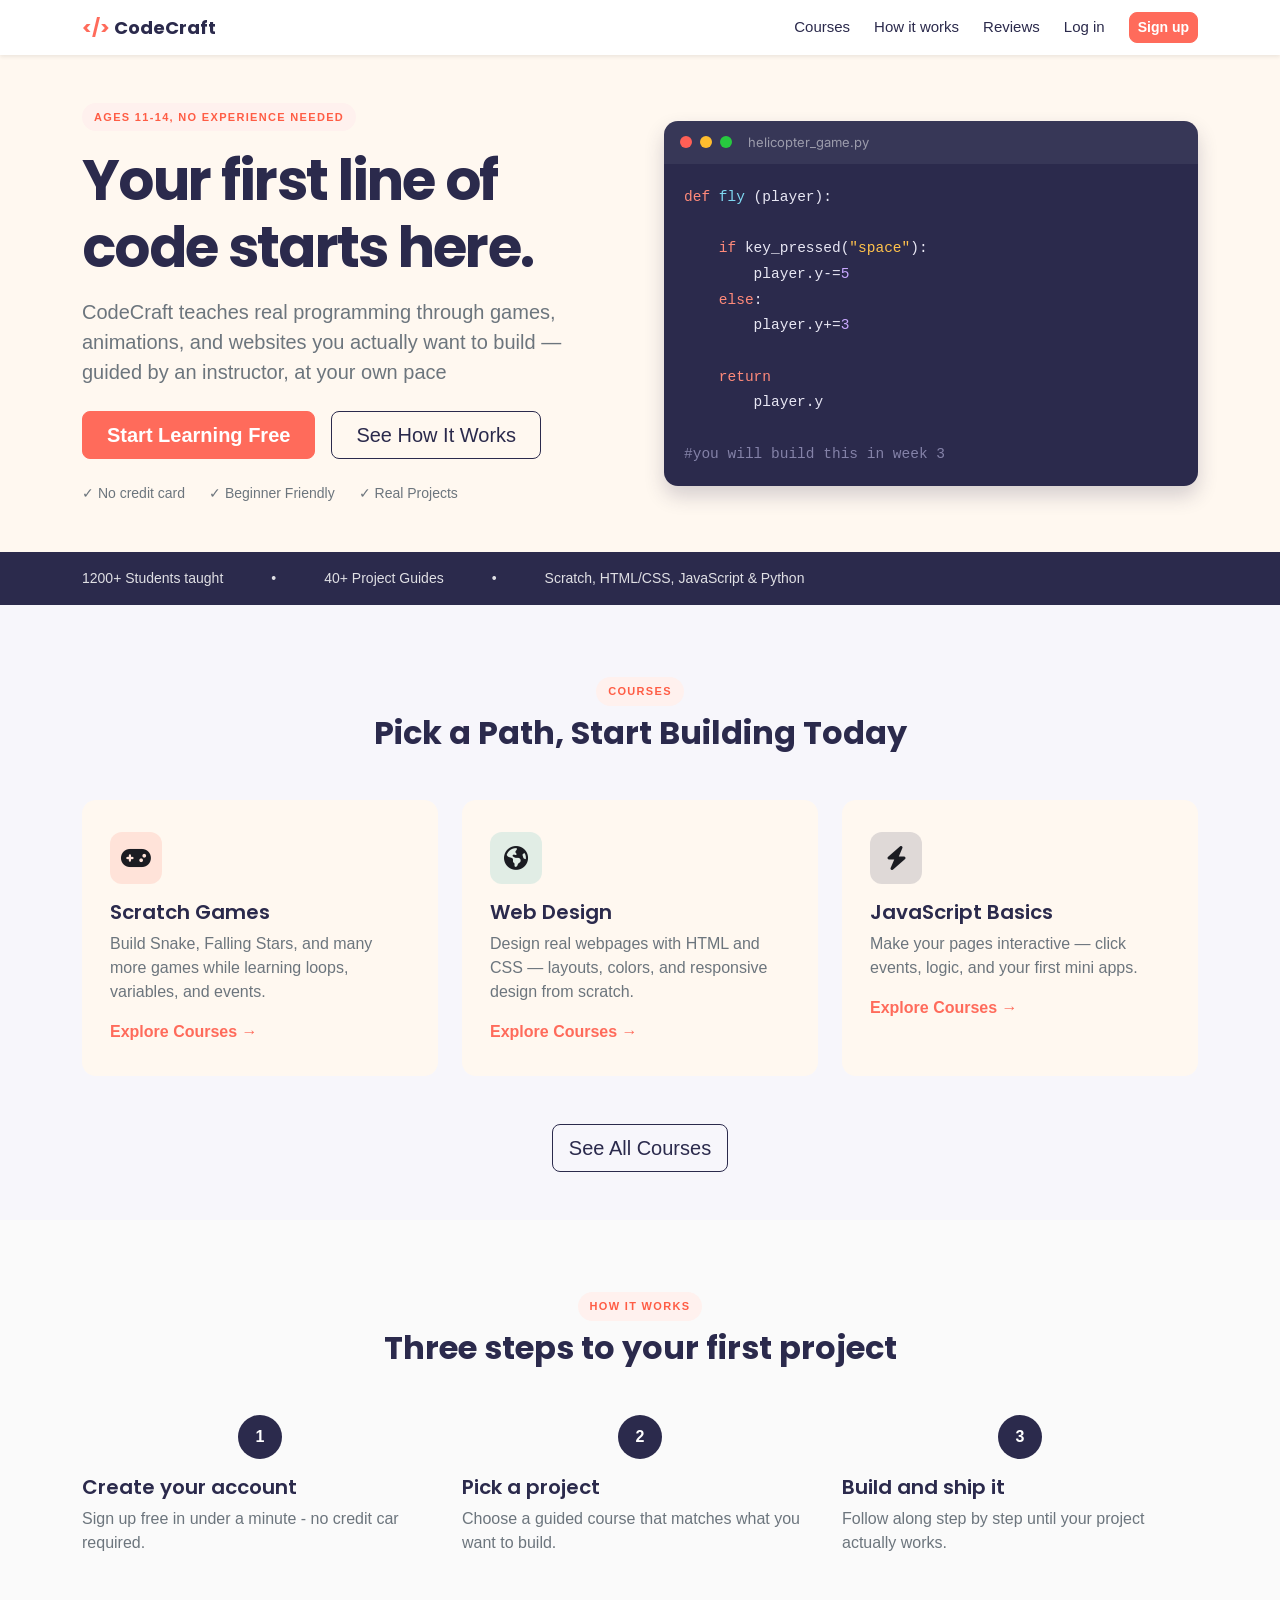
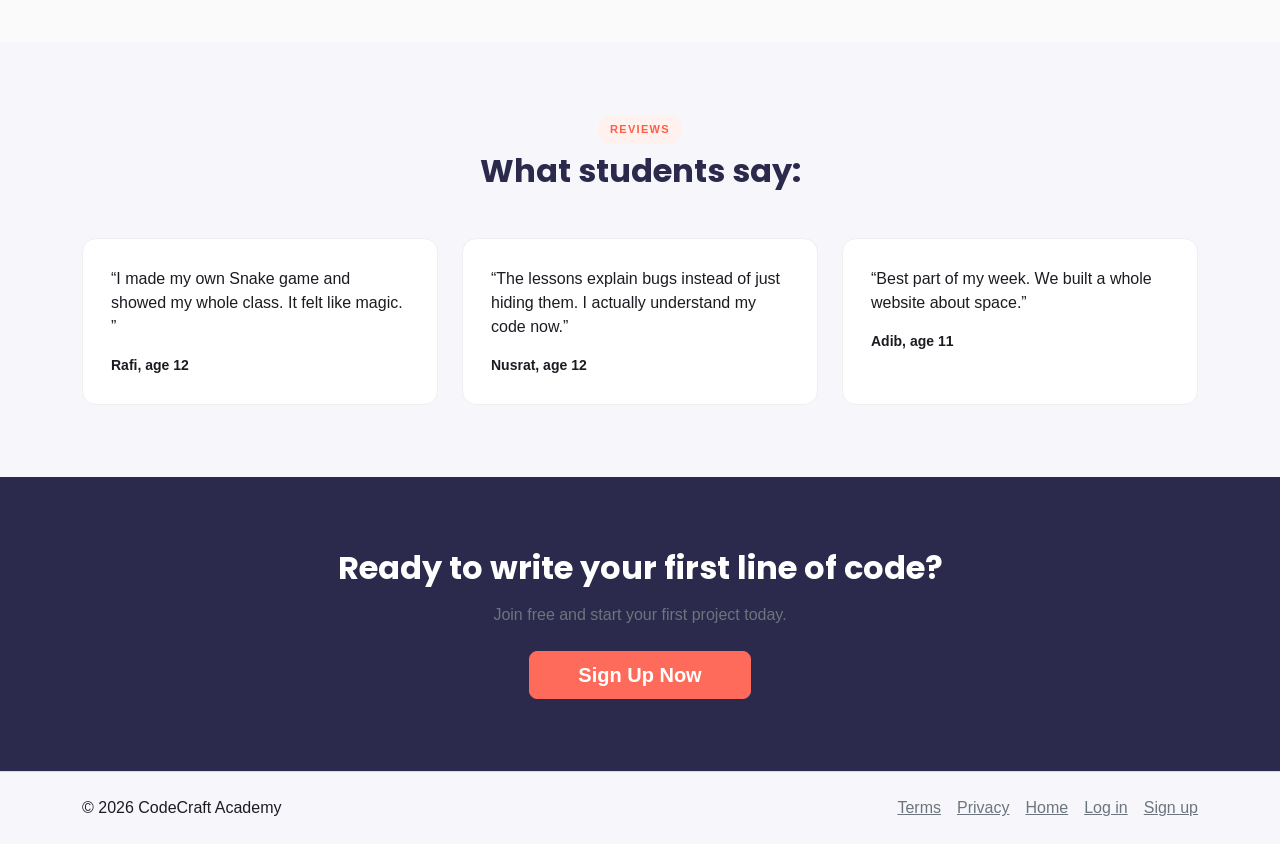
<file: index.html>
<!DOCTYPE html>
<html lang="en">
<head>
    <meta charset="UTF-8">
    <meta name="viewport" content="width=device-width, initial-scale=1.0">
    <title>CodeCraft Academy - Learn to code, one project at a time</title>
    <link href="https://cdn.jsdelivr.net/npm/bootstrap@5.3.8/dist/css/bootstrap.min.css" rel="stylesheet" integrity="sha384-sRIl4kxILFvY47J16cr9ZwB07vP4J8+LH7qKQnuqkuIAvNWLzeN8tE5YBujZqJLB" crossorigin="anonymous">
    <link href="https://fonts.googleapis.com/css2?family=Poppins:wght@500;600;700&family=Inter:wght@400;500;600&display=swap" rel="stylesheet">
    <link rel="stylesheet" href="https://cdnjs.cloudflare.com/ajax/libs/font-awesome/6.7.2/css/all.min.css">
    <link rel="stylesheet" href="style.css">  
</head>
<body>
    <!-- Navbar -->
     <nav class="navbar navbar-expand-lg navbar-light bg-white shadow-sm sticky-top">
        <div class="container">
            <a class="navbar-brand fw-bold" href="index.html">
                <span class="brand-mark">&lt;/&gt;</span> CodeCraft
            </a>
            <button class="navbar-toggler" type="button" data-bs-toggle="collapse" data-bs-target="#navMenu">
                <span class="navbar-toggler-icon"></span>
            </button>
            <div class="collapse navbar-collapse justify-content-end" id="navMenu">
                <ul class="navbar-nav align-items-lg-center gap-lg-2"> <!-- 2 = 0.5rem which is around 8px -->
                    <li class="nav-item"><a class="nav-link" href="#courses">Courses</a></li>
                    <li class="nav-item"><a class="nav-link" href="#how">How it works</a></li>
                    <li class="nav-item"><a class="nav-link" href="#reviews">Reviews</a></li>
                    <li class="nav-item"><a class="nav-link" href="login.html">Log in</a></li>
                    <li class="nav-item"><a class="btn btn-brand btn-sm ms-lg-2" href="signup.html">Sign up</a></li>
                </ul>
            </div>
        </div>
     </nav>

    <!-- Hero -->
     <header class="hero">
        <div class="container py-5"> <!-- 5 = 3rem which is around 48px -->
            <div class="row align-items-center g-5 pf-4">
                <div class="col-lg-6">
                    <span class="eyebrow">Ages 11-14, No experience needed</span>
                    <h1 class="display-4 fw-bold mt-3 mb-3">Your first line of code starts here.</h1>
                    <p class="lead text-secondary mb-4">CodeCraft teaches real programming through games, animations, and websites you actually want to build — guided by an instructor, at your own pace</p>
                    <div class="d-flex gap-3 flex-wrap">
                        <a href="signup.html" class="btn btn-brand btn-lg px-4">Start Learning Free</a>
                        <a href="#how" class="btn btn-outline-dark btn-lg px-4">See How It Works</a>
                    </div>
                    <div class="d-flex gap-4 mt-4 text-secondary small"> <!-- rem = 1(n+r)-->
                        <span>&#10003; No credit card</span>
                        <span>&#10003; Beginner Friendly</span>
                        <span>&#10003; Real Projects</span>
                    </div>
                </div>
                <div class="col-lg-6">
                    <div class="code-card">
                        <div class="code-card-header">
                            <span class="dot dot-red"></span><span class="dot dot-amber"></span><span class="dot dot-green"></span>
                            <span class="code-card-title">helicopter_game.py</span>
                        </div>
                        <pre class="code-body"><code><span class="c-kw">def</span> <span class="c-fn">fly</span> (player):

    <span class="c-kw">if</span> key_pressed(<span class="c-str">"space"</span>):
        player.y-=<span class="c-num">5</span>
    <span class="c-kw">else</span>:
        player.y+=<span class="c-num">3</span>
    
    <span class="c-kw">return</span>
        player.y

<span class="c-comment">#you will build this in week 3</span></code></pre>
                    </div>
                </div>
            </div>
        </div>
     </header>

    <!-- Trust Strip -->
     <div class="trust-strip py-3">
        <div class="container d-flex flex-wrap justify-contant-center gap-4 gap-md-5 text-secondary small fw-medium">
            <span>1200+ Students taught</span>
            <span>•</span>
            <span>40+ Project Guides</span>
            <span>•</span>
            <span>Scratch, HTML/CSS, JavaScript & Python</span>
        </div>
     </div>
    
    <!-- Courses -->
     <section id="courses" class="py-5">
        <div class="container py-4">
            <div class="text-center mb-5">
                <span class="eyebrow">Courses</span>
                <h2 class="fw-bold mt-2">Pick a Path, Start Building Today</h2>
            </div>
            <div class="row g-4">
                <div class="col-4">
                    <div class="course-card h-100">
                        <div class="course-icon icon-coral"><i class="fa-solid fa-gamepad"></i></div>
                        <h5 class="fw-semibold mt-3">Scratch Games</h5>
                        <p class="text-secondary">Build Snake, Falling Stars, and many more games while learning loops, variables, and events.</p>
                        <a href="signup.html" class="link-brand">Explore Courses &rarr;</a>
                    </div>
                </div>
                <div class="col-4">
                    <div class="course-card h-100">
                        <div class="course-icon icon-teal"><i class="fa-solid fa-earth-americas"></i></div>
                        <h5 class="fw-semibold mt-3">Web Design</h5>
                        <p class="text-secondary">Design real webpages with HTML and CSS — layouts, colors, and responsive design from scratch.</p>
                        <a href="signup.html" class="link-brand">Explore Courses &rarr;</a>
                    </div>
                </div>
                <div class="col-4">
                    <div class="course-card h-100">
                        <div class="course-icon icon-indigo"><i class="fa-solid fa-bolt"></i></div>
                        <h5 class="fw-semibold mt-3">JavaScript Basics</h5>
                        <p class="text-secondary">Make your pages interactive — click events, logic, and your first mini apps.</p>
                        <a href="signup.html" class="link-brand">Explore Courses &rarr;</a>
                    </div>
                </div>
            </div>
        </div>
        <button class="btn btn-outline-dark btn-lg d-block mx-auto mt-4" onclick="window.location.href='courses.html'">See All Courses</button>
     </section>

     <!-- How It Works -->
     <section id="how" class="py-5">
        <div class="container py-4">
            <div class="text-center mb-5">
                <span class="eyebrow">How It Works</span>
                <h2 class="fw-bold mt-2">Three steps to your first project</h2>
            </div>
            <div class="row g-4 flex-center">
                <div class="col-md-4">
                    <div class="step-num">1</div>
                    <h5 class="fw-semibold mt-3">Create your account</h5>
                    <p class="text-secondary">Sign up free in under a minute - no credit car required.</p>
                </div>
                <div class="col-md-4">
                    <div class="step-num">2</div>
                    <h5 class="fw-semibold mt-3">Pick a project</h5>
                    <p class="text-secondary">Choose a guided course that matches what you want to build.</p>
                </div>
                <div class="col-md-4">
                    <div class="step-num">3</div>
                    <h5 class="fw-semibold mt-3">Build and ship it</h5>
                    <p class="text-secondary">Follow along step by step until your project actually works.</p>
                </div>
            </div>
        </div>
     </section>

     <!-- Reviews -->
     <section id="reviews" class="py-5">
        <div class="container py-4">
            <div class="text-center mb-5">
                <span class="eyebrow">Reviews</span>
                <h2 class="fw-bold mt-2">What students say:</h2>
            </div>
            <div class="row g-4">
                <div class="col-md-4">
                    <div class="review-card h-100">
                        <p class="mb-3">&ldquo;I made my own Snake game and showed my whole class. It felt like magic. &rdquo;</p>
                        <p class="fw-semibold mb-0 small">Rafi, age 12</p>
                    </div>
                </div>
                <div class="col-md-4">
                    <div class="review-card h-100">
                        <p class="mb-3">&ldquo;The lessons explain bugs instead of just hiding them. I actually understand my code now.&rdquo;</p>
                        <p class="fw-semibold mb-0 small">Nusrat, age 12</p>
                    </div>
                </div>
                <div class="col-md-4">
                    <div class="review-card h-100">
                        <p class="mb-3">&ldquo;Best part of my week. We built a whole website about space.&rdquo;</p>
                        <p class="fw-semibold mb-0 small">Adib, age 11</p>
                    </div>
                </div>
            </div>
        </div>
     </section>

     <!-- CTA -->
      <section class="cta-section py-5">
        <div class="container py-4 text-center">
            <h2 class="fw-bold mb-3">Ready to write your first line of code?</h2>
            <p class="text-secondary mb-4">Join free and start your first project today.</p>
            <a href="signup.html" class="btn btn-brand btn-lg px-5">Sign Up Now</a>
        </div>
      </section>

            <!-- Footer -->
        <footer class="footer py-4">
                <div class="container d-flex flex-wrap justify-content-between align-items-center gap-3">
                        <span>&copy; 2026 CodeCraft Academy</span>
                        <div class="d-flex gap-3">
                                <a href="t&c.html" class="text-secondary">Terms</a>
                                <a href="privacy.html" class="text-secondary">Privacy</a>
                                <a href="index.html" class="text-secondary">Home</a>
                                <a href="login.html" class="text-secondary">Log in</a>
                                <a href="signup.html" class="text-secondary">Sign up</a>
                        </div>
                </div>
        </footer>
</body>
</html>
</file>
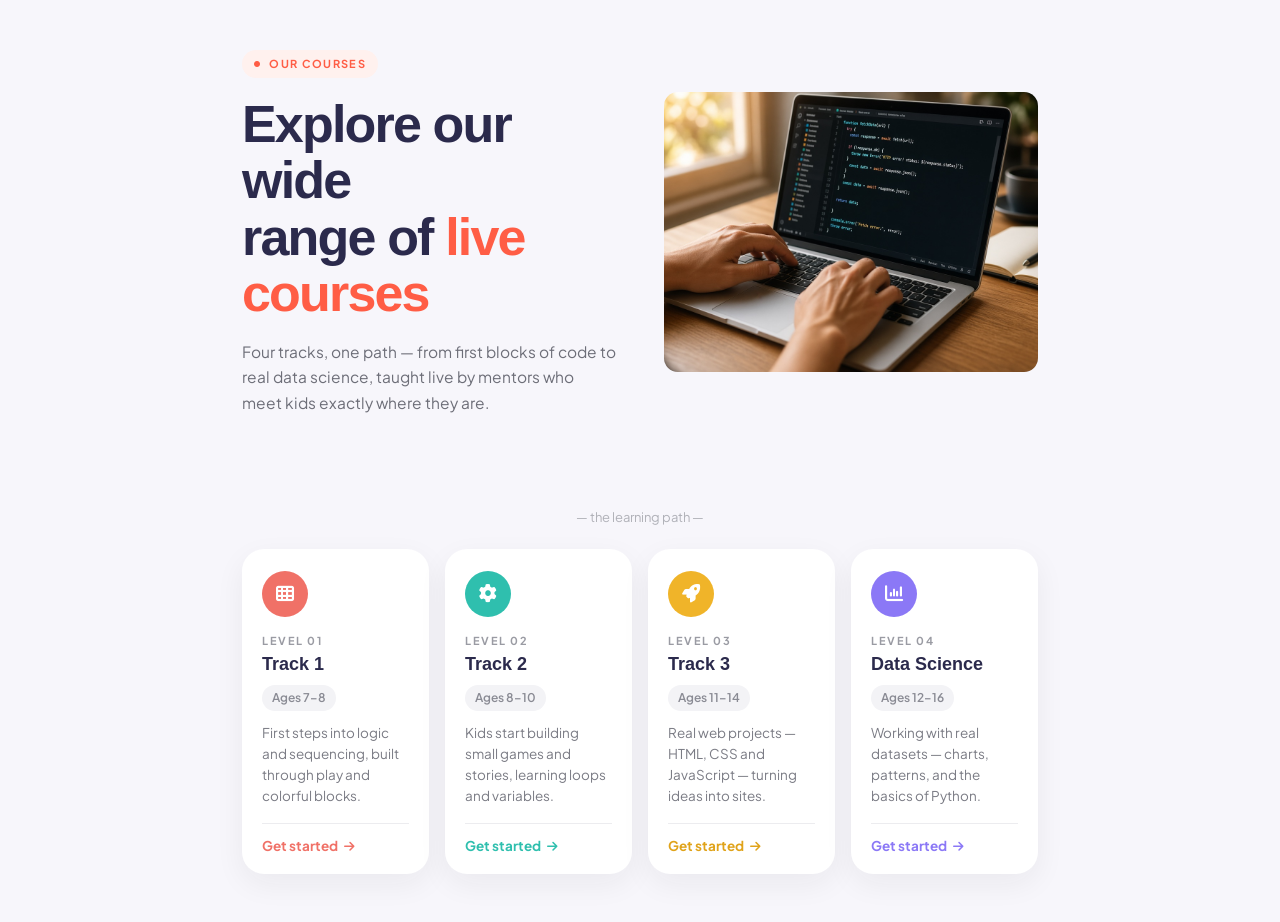
<file: courses.html>
<!DOCTYPE html>
<html lang="en">
<head>
  <meta charset="UTF-8">
  <meta name="viewport" content="width=device-width, initial-scale=1.0">
  <title>Our Courses — CodeCraft Academy</title>
  <link rel="preconnect" href="https://fonts.googleapis.com">
  <link rel="preconnect" href="https://fonts.gstatic.com" crossorigin>
  <link href="https://fonts.googleapis.com/css2?family=Plus+Jakarta+Sans:wght@500;600;700;800&display=swap" rel="stylesheet">
  <link href="https://cdn.jsdelivr.net/npm/bootstrap@5.3.3/dist/css/bootstrap.min.css" rel="stylesheet">
  <link href="https://cdnjs.cloudflare.com/ajax/libs/font-awesome/6.5.2/css/all.min.css" rel="stylesheet">
  <link rel="stylesheet" href="style.css">
</head>
<body>
  <main class="container page">
    <section class="row align-items-center g-4 g-lg-5">
      <div class="col-lg-6">
        <span class="eyebrow"><i class="fa-solid fa-circle"></i> Our courses</span>
        <h1 class="hero-title">Explore our wide<br>range of <span>live courses</span></h1>
        <p class="lead-copy">Four tracks, one path — from first blocks of code to real data science, taught live by mentors who meet kids exactly where they are.</p>
      </div>
      <div class="col-lg-6">
        <img class="hero-photo img-fluid" src="hero.jpg" alt="Hands typing code on a laptop">
      </div>
    </section>

    <p class="path-label text-center">— the learning path —</p>

    <section class="row g-3">
      <div class="col-md-6 col-xl-3">
        <article class="card h-100 track track-1">
          <div class="card-body d-flex flex-column">
            <span class="icon"><i class="fa-solid fa-table-cells"></i></span>
            <p class="level">Level 01</p>
            <h2>Track 1</h2>
            <span class="age">Ages 7–8</span>
            <p class="desc">First steps into logic and sequencing, built through play and colorful blocks.</p>
            <a class="start" href="#">Get started <i class="fa-solid fa-arrow-right"></i></a>
          </div>
        </article>
      </div>

      <div class="col-md-6 col-xl-3">
        <article class="card h-100 track track-2">
          <div class="card-body d-flex flex-column">
            <span class="icon"><i class="fa-solid fa-gear"></i></span>
            <p class="level">Level 02</p>
            <h2>Track 2</h2>
            <span class="age">Ages 8–10</span>
            <p class="desc">Kids start building small games and stories, learning loops and variables.</p>
            <a class="start" href="#">Get started <i class="fa-solid fa-arrow-right"></i></a>
          </div>
        </article>
      </div>

      <div class="col-md-6 col-xl-3">
        <article class="card h-100 track track-3">
          <div class="card-body d-flex flex-column">
            <span class="icon"><i class="fa-solid fa-rocket"></i></span>
            <p class="level">Level 03</p>
            <h2>Track 3</h2>
            <span class="age">Ages 11–14</span>
            <p class="desc">Real web projects — HTML, CSS and JavaScript — turning ideas into sites.</p>
            <a class="start" href="#">Get started <i class="fa-solid fa-arrow-right"></i></a>
          </div>
        </article>
      </div>

      <div class="col-md-6 col-xl-3">
        <article class="card h-100 track track-4">
          <div class="card-body d-flex flex-column">
            <span class="icon"><i class="fa-solid fa-chart-column"></i></span>
            <p class="level">Level 04</p>
            <h2>Data Science</h2>
            <span class="age">Ages 12–16</span>
            <p class="desc">Working with real datasets — charts, patterns, and the basics of Python.</p>
            <a class="start" href="#">Get started <i class="fa-solid fa-arrow-right"></i></a>
          </div>
        </article>
      </div>
    </section>
  </main>
</body>
</html>
</file>
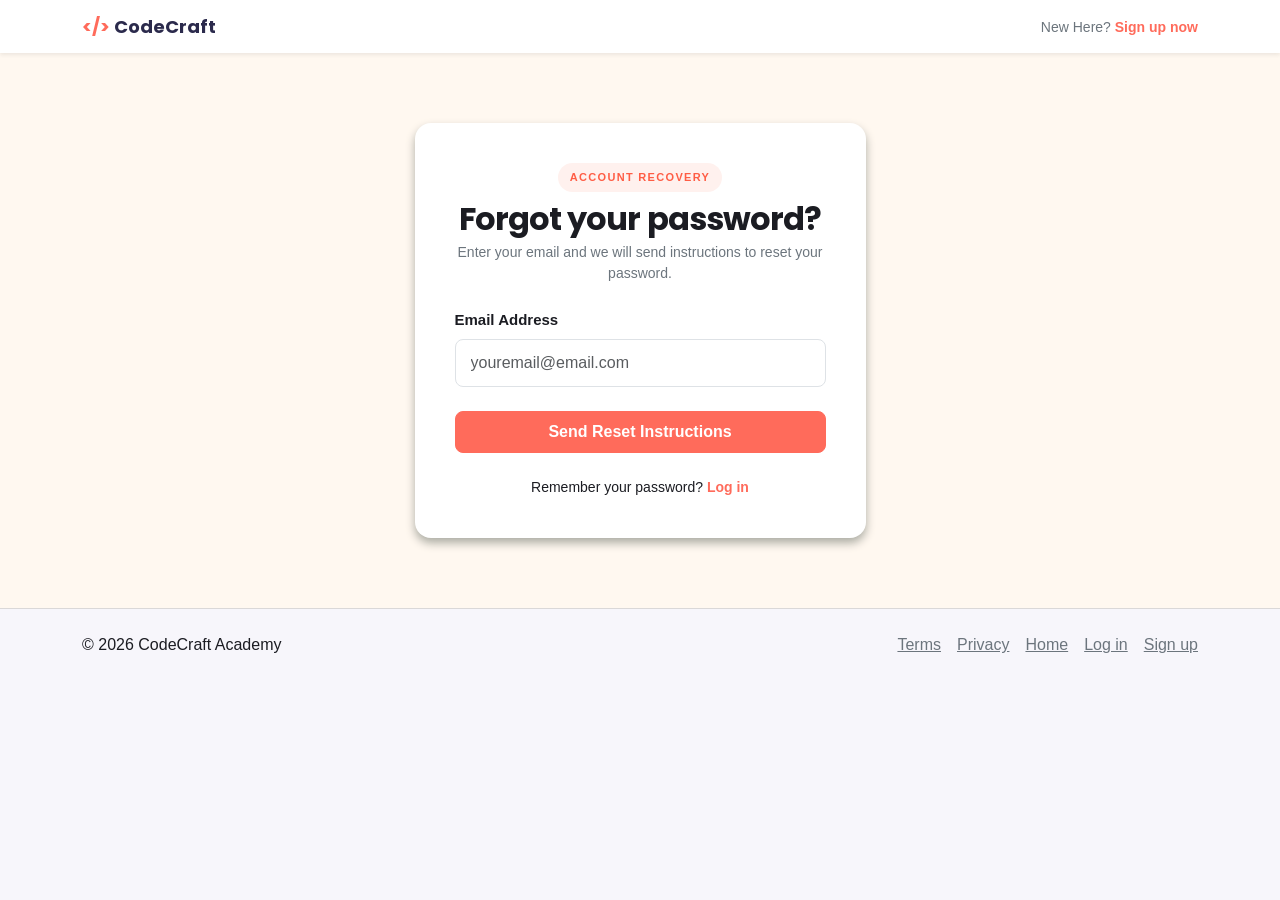
<file: forgot.html>
<!DOCTYPE html>
<html lang="en">
<head>
	<meta charset="UTF-8">
	<meta name="viewport" content="width=device-width, initial-scale=1.0">
	<title>Forgot Password - CodeCraft Academy</title>
	<link href="https://cdn.jsdelivr.net/npm/bootstrap@5.3.8/dist/css/bootstrap.min.css" rel="stylesheet" integrity="sha384-sRIl4kxILFvY47J16cr9ZwB07vP4J8+LH7qKQnuqkuIAvNWLzeN8tE5YBujZqJLB" crossorigin="anonymous">
	<link href="https://fonts.googleapis.com/css2?family=Poppins:wght@500;600;700&family=Inter:wght@400;500;600&display=swap" rel="stylesheet">
	<link rel="stylesheet" href="style.css">
</head>
<body>
	<nav class="navbar navbar-expand-lg navbar-light bg-white shadow-sm sticky-top">
		<div class="container">
			<a class="navbar-brand fw-bold" href="index.html">
				<span class="brand-mark">&lt;/&gt;</span> CodeCraft
			</a>
			<div class="ms-auto">
				<span class="text-secondary small">New Here? <a href="signup.html" class="link-brand">Sign up now</a></span>
			</div>
		</div>
	</nav>

	<main class="auth-wrapper">
		<div class="container">
			<div class="row justify-content-center">
				<div class="col-md-6 col-lg-5">
					<div class="auth-card">
						<div class="text-center mb-4">
							<span class="eyebrow">Account Recovery</span>
							<h1 class="h2 fw-bold mt-2 mb-1">Forgot your password?</h1>
							<p class="text-secondary small mb-0">Enter your email and we will send instructions to reset your password.</p>
						</div>

						<form action="#" method="post">
							<div class="mb-4">
								<label for="resetEmail" class="form-label">Email Address</label>
								<input type="email" class="form-control" id="resetEmail" name="email" placeholder="youremail@email.com" autocomplete="email" required>
							</div>
							<button type="submit" class="btn btn-brand w-100 py-2">Send Reset Instructions</button>
						</form>

						<p class="text-center auth-switch mt-4 mb-0 small">
							Remember your password? <a href="login.html">Log in</a>
						</p>
					</div>
				</div>
			</div>
		</div>
	</main>

	<footer class="footer py-4">
		<div class="container d-flex flex-wrap justify-content-between align-items-center gap-3">
			<span>&copy; 2026 CodeCraft Academy</span>
			<div class="d-flex gap-3">
				<a href="t&c.html" class="text-secondary">Terms</a>
				<a href="privacy.html" class="text-secondary">Privacy</a>
				<a href="index.html" class="text-secondary">Home</a>
				<a href="login.html" class="text-secondary">Log in</a>
				<a href="signup.html" class="text-secondary">Sign up</a>
			</div>
		</div>
	</footer>
</body>
</html>
</file>
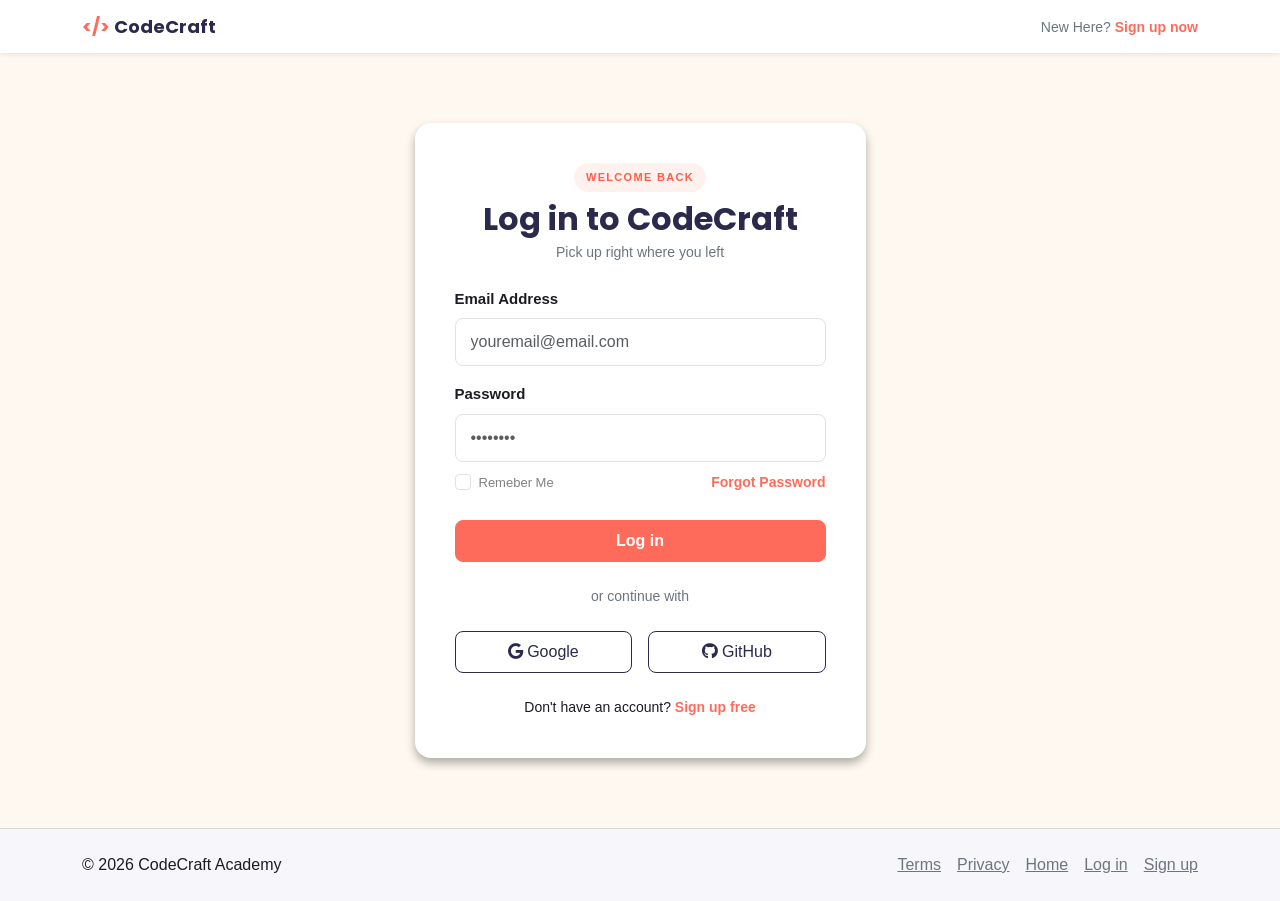
<file: login.html>
<!DOCTYPE html>
<html lang="en">
<head>
    <meta charset="UTF-8">
    <meta name="viewport" content="width=device-width, initial-scale=1.0">
    <title>CodeCraft Academy - Learn to code, one project at a time</title>
    <link href="https://cdn.jsdelivr.net/npm/bootstrap@5.3.8/dist/css/bootstrap.min.css" rel="stylesheet" integrity="sha384-sRIl4kxILFvY47J16cr9ZwB07vP4J8+LH7qKQnuqkuIAvNWLzeN8tE5YBujZqJLB" crossorigin="anonymous">
    <link href="https://fonts.googleapis.com/css2?family=Poppins:wght@500;600;700&family=Inter:wght@400;500;600&display=swap" rel="stylesheet">
    <link rel="stylesheet" href="https://cdnjs.cloudflare.com/ajax/libs/font-awesome/6.7.2/css/all.min.css">
    <link rel="stylesheet" href="style.css">  
</head>
<body>
    <!-- Navbar -->
     <nav class="navbar navbar-expand-lg navbar-light bg-white shadow-sm sticky-top">
        <div class="container">
            <a class="navbar-brand fw-bold" href="index.html">
                <span class="brand-mark">&lt;/&gt;</span> CodeCraft
            </a>
            <div class="ms-auto">
                <span class="text-secondary small">New Here? <a href="signup.html" class="link-brand">Sign up now</a></span>
            </div>
        </div>
    </nav>

    <div class="auth-wrapper">
        <div class="container">
            <div class="row justify-content-center">
                <div class="col-md-6 col-lg-5">
                    <div class="auth-card">
                        <div class="text-center mb-4">
                            <span class="eyebrow">Welcome Back</span>
                            <h2 class="fw-bold mt-2 mb-1">Log in to CodeCraft</h2>
                            <p class="text-secondary small mb-0">Pick up right where you left</p>
                        </div>
                        
                        <form novalidate onsubmit="return validate()">
                            <div class="mb-3">
                                <label for="loginEmail" class="form-label">Email Address</label>
                                <input type="email" class="form-control" id="loginEmail" placeholder="youremail@email.com" required>
                            </div>
                            <div class="mb-2">
                                <label for="loginPassword" class="form-label">Password</label>
                                <input type="password" class="form-control" id="loginPassword" placeholder="••••••••" required>
                            </div>
                            <div class="d-flex justify-content-between align-items-center mb-4">
                                <div class="form-check">
                                    <input class="form-check-input" type="checkbox" id="rememberMe">
                                    <label class="form-check-label" small text-secondary for="rememberMe">Remeber Me</label>
                                </div>
                                <a href="forgot.html" class="small link-brand">Forgot Password</a>
                            </div>
                            <p id="error" class="text-danger" role="alert" aria-live="polite"></p>
                            <button type="submit" class="btn btn-brand w-100 py-2">Log in</button>
                        </form>
                        <div class="text-center my-4 text-secondary small"> or continue with</div>
                        <div class="d-flex gap-3">
                            <button type="button" class="btn btn-outline-dark w-100 py-2"><i class="fa-brands fa-google"></i>  Google</button>
                            <button type="button" class="btn btn-outline-dark w-100 py-2"><i class="fa-brands fa-github"></i>  GitHub</button>
                        </div>
                        <p class="text-center auth-switch mt-4 mb-0 small">
                            Don't have an account? <a href="signup.html">Sign up free</a>
                        </p>
                    </div>
                </div>
            </div>
        </div>
    </div>
        <!-- Footer -->
        <footer class="footer py-4">
                <div class="container d-flex flex-wrap justify-content-between align-items-center gap-3">
                        <span>&copy; 2026 CodeCraft Academy</span>
                        <div class="d-flex gap-3">
                                <a href="t&c.html" class="text-secondary">Terms</a>
                                <a href="privacy.html" class="text-secondary">Privacy</a>
                                <a href="index.html" class="text-secondary">Home</a>
                                <a href="login.html" class="text-secondary">Log in</a>
                                <a href="signup.html" class="text-secondary">Sign up</a>
                        </div>
                </div>
        </footer>
       
<script src="https://cdn.jsdelivr.net/npm/bootstrap@5.3.3/dist/js/bootstrap.bundle.min.js"></script>
<script src="login.js"></script>
</body>
</html>
</file>
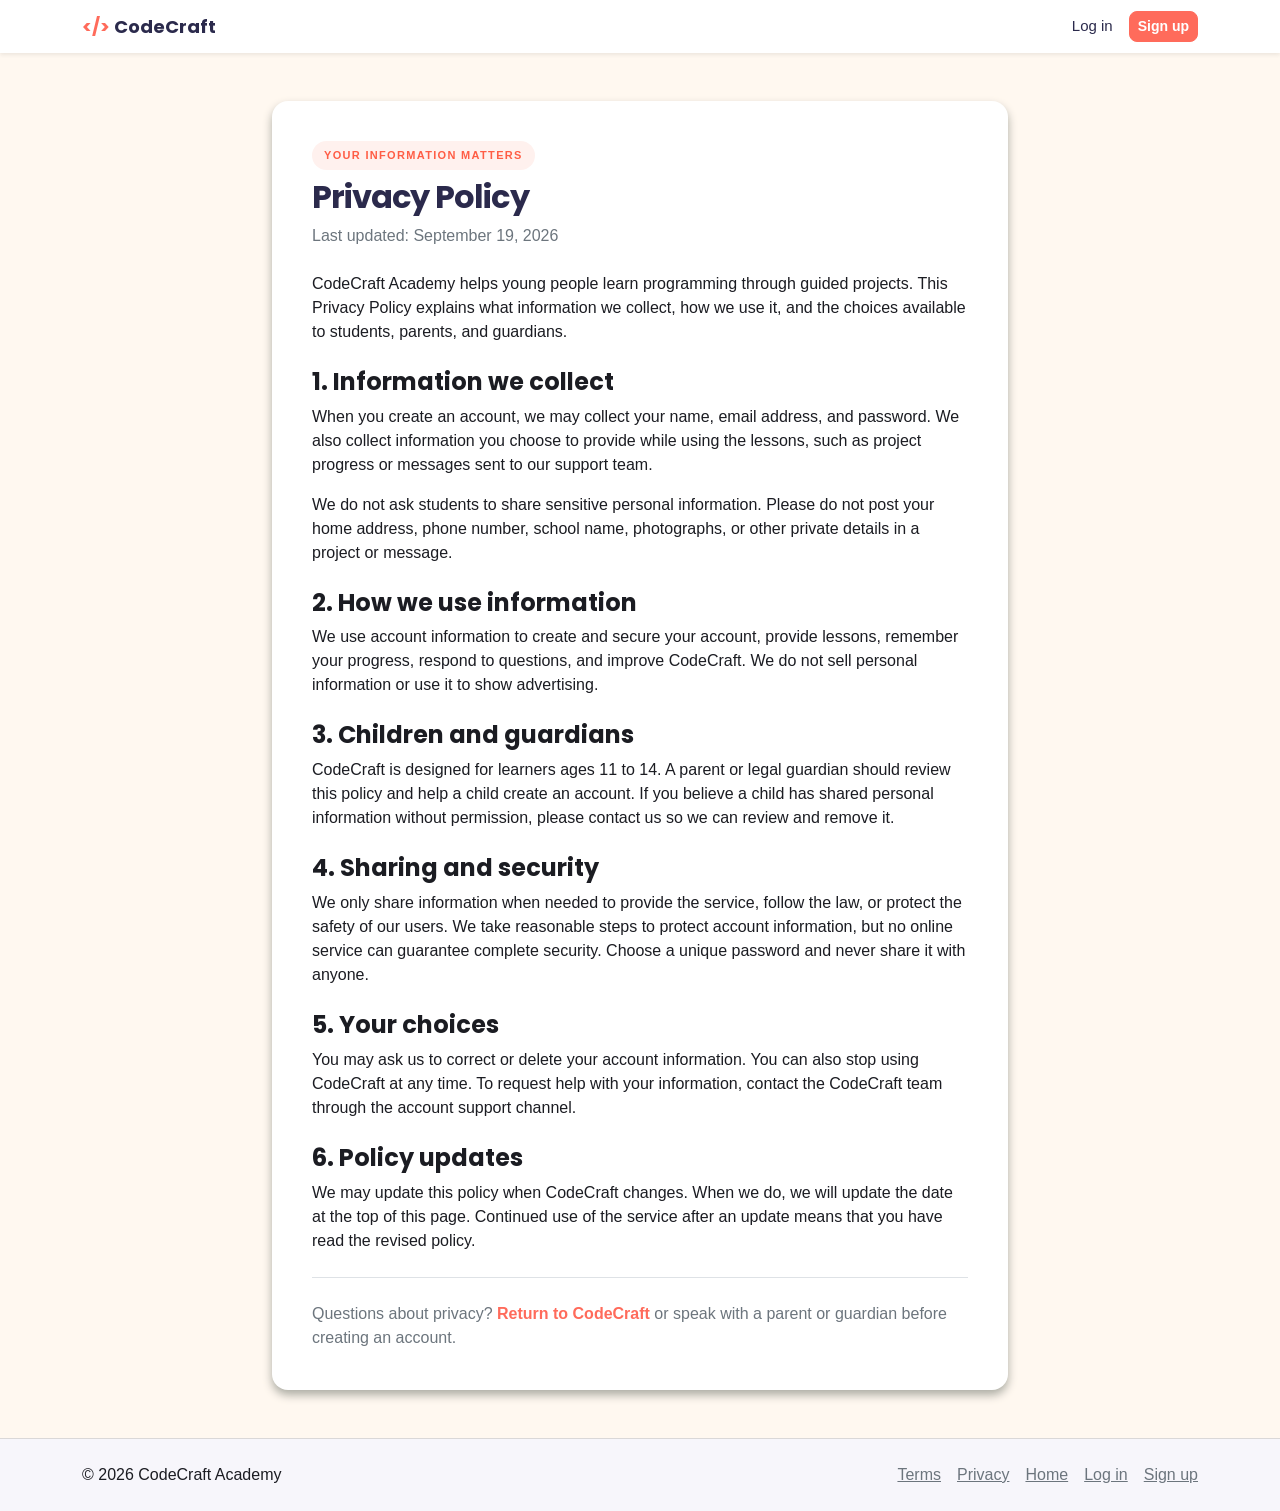
<file: privacy.html>
<!DOCTYPE html>
<html lang="en">
<head>
	<meta charset="UTF-8">
	<meta name="viewport" content="width=device-width, initial-scale=1.0">
	<title>Privacy Policy - CodeCraft Academy</title>
	<link href="https://cdn.jsdelivr.net/npm/bootstrap@5.3.8/dist/css/bootstrap.min.css" rel="stylesheet" integrity="sha384-sRIl4kxILFvY47J16cr9ZwB07vP4J8+LH7qKQnuqkuIAvNWLzeN8tE5YBujZqJLB" crossorigin="anonymous">
	<link href="https://fonts.googleapis.com/css2?family=Poppins:wght@500;600;700&family=Inter:wght@400;500;600&display=swap" rel="stylesheet">
	<link rel="stylesheet" href="style.css">
</head>
<body>
	<nav class="navbar navbar-expand-lg navbar-light bg-white shadow-sm sticky-top">
		<div class="container">
			<a class="navbar-brand fw-bold" href="index.html"><span class="brand-mark">&lt;/&gt;</span> CodeCraft</a>
			<div class="ms-auto d-flex gap-3 align-items-center">
				<a href="login.html" class="nav-link">Log in</a>
				<a href="signup.html" class="btn btn-brand btn-sm">Sign up</a>
			</div>
		</div>
	</nav>

	<main class="auth-wrapper">
		<div class="container py-5">
			<div class="row justify-content-center">
				<div class="col-lg-9 col-xl-8">
					<article class="auth-card my-0">
						<span class="eyebrow">Your information matters</span>
						<h1 class="fw-bold mt-2 mb-2">Privacy Policy</h1>
						<p class="text-secondary mb-4">Last updated: September 19, 2026</p>

						<p>CodeCraft Academy helps young people learn programming through guided projects. This Privacy Policy explains what information we collect, how we use it, and the choices available to students, parents, and guardians.</p>

						<h2 class="h4 fw-bold mt-4">1. Information we collect</h2>
						<p>When you create an account, we may collect your name, email address, and password. We also collect information you choose to provide while using the lessons, such as project progress or messages sent to our support team.</p>
						<p>We do not ask students to share sensitive personal information. Please do not post your home address, phone number, school name, photographs, or other private details in a project or message.</p>

						<h2 class="h4 fw-bold mt-4">2. How we use information</h2>
						<p>We use account information to create and secure your account, provide lessons, remember your progress, respond to questions, and improve CodeCraft. We do not sell personal information or use it to show advertising.</p>

						<h2 class="h4 fw-bold mt-4">3. Children and guardians</h2>
						<p>CodeCraft is designed for learners ages 11 to 14. A parent or legal guardian should review this policy and help a child create an account. If you believe a child has shared personal information without permission, please contact us so we can review and remove it.</p>

						<h2 class="h4 fw-bold mt-4">4. Sharing and security</h2>
						<p>We only share information when needed to provide the service, follow the law, or protect the safety of our users. We take reasonable steps to protect account information, but no online service can guarantee complete security. Choose a unique password and never share it with anyone.</p>

						<h2 class="h4 fw-bold mt-4">5. Your choices</h2>
						<p>You may ask us to correct or delete your account information. You can also stop using CodeCraft at any time. To request help with your information, contact the CodeCraft team through the account support channel.</p>

						<h2 class="h4 fw-bold mt-4">6. Policy updates</h2>
						<p>We may update this policy when CodeCraft changes. When we do, we will update the date at the top of this page. Continued use of the service after an update means that you have read the revised policy.</p>

						<div class="border-top mt-4 pt-4">
							<p class="mb-0 text-secondary">Questions about privacy? <a href="signup.html" class="link-brand">Return to CodeCraft</a> or speak with a parent or guardian before creating an account.</p>
						</div>
					</article>
				</div>
			</div>
		</div>
	</main>

	<footer class="footer py-4">
		<div class="container d-flex flex-wrap justify-content-between align-items-center gap-3">
			<span>&copy; 2026 CodeCraft Academy</span>
			<div class="d-flex gap-3">
				<a href="t&c.html" class="text-secondary">Terms</a>
				<a href="privacy.html" class="text-secondary">Privacy</a>
				<a href="index.html" class="text-secondary">Home</a>
				<a href="login.html" class="text-secondary">Log in</a>
				<a href="signup.html" class="text-secondary">Sign up</a>
			</div>
		</div>
	</footer>
</body>
</html>
</file>
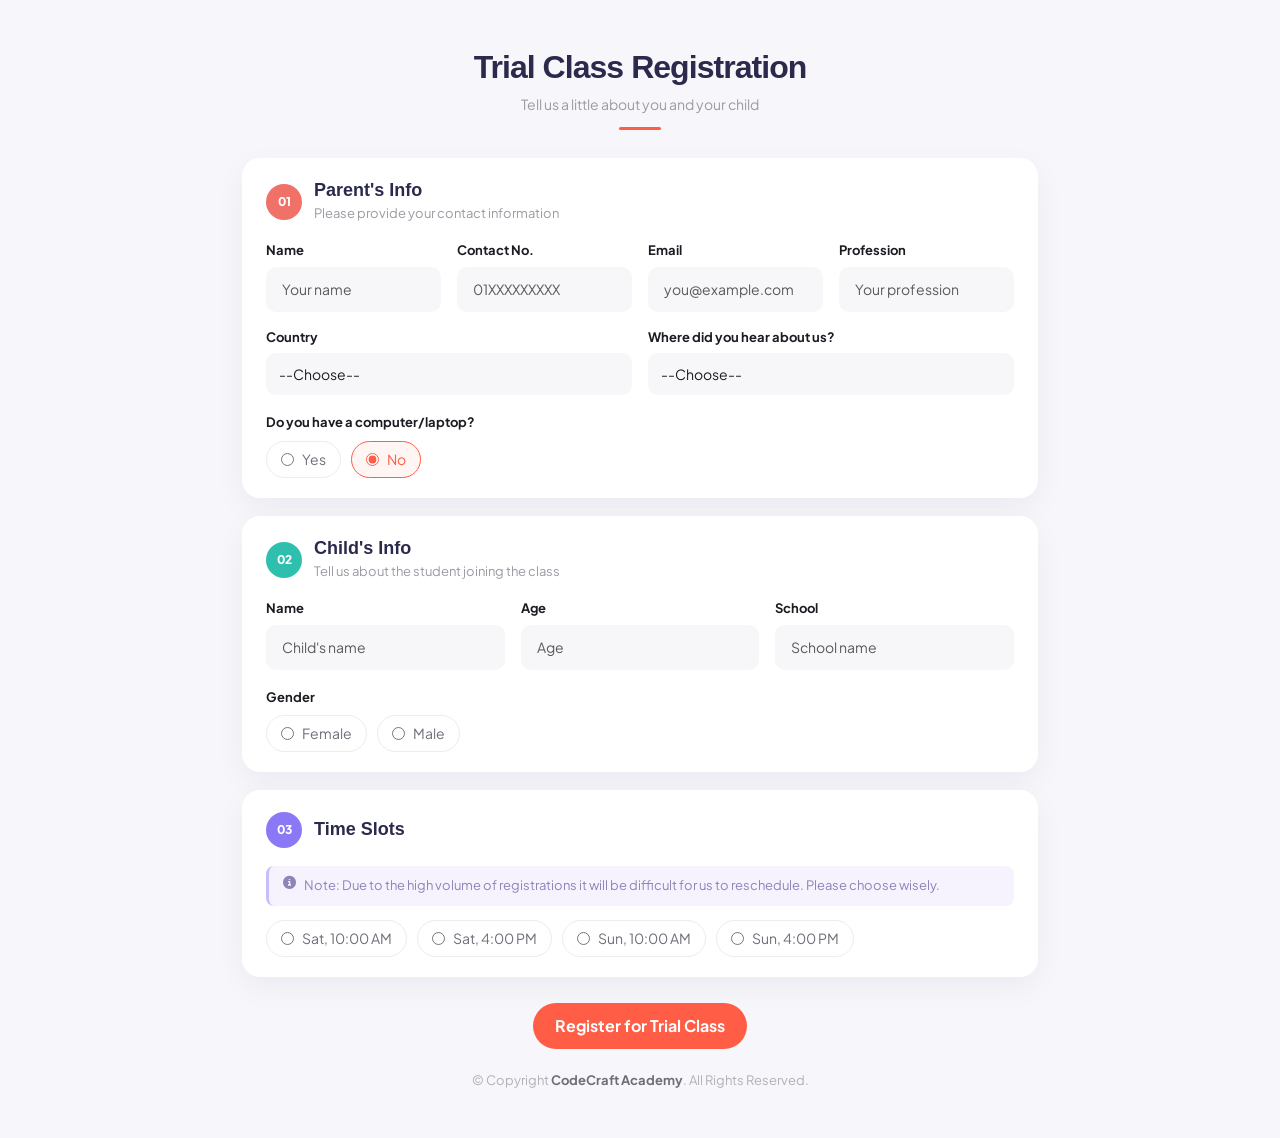
<file: signup.html>
<!DOCTYPE html>
<html lang="en">
<head>
  <meta charset="UTF-8">
  <meta name="viewport" content="width=device-width, initial-scale=1.0">
  <title>Trial Class Registration</title>
  <link rel="preconnect" href="https://fonts.googleapis.com">
  <link rel="preconnect" href="https://fonts.gstatic.com" crossorigin>
  <link href="https://fonts.googleapis.com/css2?family=Plus+Jakarta+Sans:wght@500;600;700;800&display=swap" rel="stylesheet">
  <link href="https://cdn.jsdelivr.net/npm/bootstrap@5.3.3/dist/css/bootstrap.min.css" rel="stylesheet">
  <link href="https://cdnjs.cloudflare.com/ajax/libs/font-awesome/6.5.2/css/all.min.css" rel="stylesheet">
  <link rel="stylesheet" href="style.css">
</head>
<body>
  <main class="container page">
    <header class="text-center">
      <h1>Trial Class Registration</h1>
      <p class="subtitle">Tell us a little about you and your child</p>
      <span class="accent"></span>
    </header>

    <form action="#" method="post" novalidate onsubmit="return validate()">
      <section class="panel">
        <div class="panel-head">
          <span class="step step-1">01</span>
          <div>
            <h2>Parent's Info</h2>
            <p>Please provide your contact information</p>
          </div>
        </div>

        <div class="row g-3">
          <div class="col-md-3">
            <label class="field-label" for="name">Name</label>
            <input class="form-control field" id="name" name="name" type="text" placeholder="Your name" required>
          </div>
          <div class="col-md-3">
            <label class="field-label" for="contact">Contact No.</label>
            <input class="form-control field" id="contact" name="contact" type="tel" placeholder="01XXXXXXXXX" required>
          </div>
          <div class="col-md-3">
            <label class="field-label" for="email">Email</label>
            <input class="form-control field" id="email" name="email" type="email" placeholder="you@example.com" required>
          </div>
          <div class="col-md-3">
            <label class="field-label" for="profession">Profession</label>
            <input class="form-control field" id="profession" name="profession" type="text" placeholder="Your profession">
          </div>
          <div class="col-md-6">
            <label class="field-label" for="country">Country</label>
            <select class="form-select field" id="country" name="country" required>
              <option selected disabled>--Choose--</option>
              <option>Bangladesh</option>
              <option>India</option>
              <option>Pakistan</option>
              <option>United States</option>
              <option>United Kingdom</option>
              <option>Canada</option>
              <option>Australia</option>
              <option>Other</option>
            </select>
          </div>
          <div class="col-md-6">
            <label class="field-label" for="source">Where did you hear about us?</label>
            <select class="form-select field" id="source" name="source" required>
              <option selected disabled>--Choose--</option>
              <option>Facebook</option>
              <option>Instagram</option>
              <option>Google</option>
              <option>Friend or family</option>
              <option>School</option>
              <option>Other</option>
            </select>
          </div>
        </div>

        <p class="ask">Do you have a computer/laptop?</p>
        <div class="choices">
          <label class="choice"><input type="radio" name="computer" value="yes"> Yes</label>
          <label class="choice"><input type="radio" name="computer" value="no" checked> No</label>
        </div>
      </section>

      <section class="panel">
        <div class="panel-head">
          <span class="step step-2">02</span>
          <div>
            <h2>Child's Info</h2>
            <p>Tell us about the student joining the class</p>
          </div>
        </div>

        <div class="row g-3">
          <div class="col-md-4">
            <label class="field-label" for="child-name">Name</label>
            <input class="form-control field" id="child-name" name="child_name" type="text" placeholder="Child's name" required>
          </div>
          <div class="col-md-4">
            <label class="field-label" for="age">Age</label>
            <input class="form-control field" id="age" name="age" type="number" min="5" max="18" placeholder="Age" required>
          </div>
          <div class="col-md-4">
            <label class="field-label" for="school">School</label>
            <input class="form-control field" id="school" name="school" type="text" placeholder="School name">
          </div>
        </div>

        <p class="ask">Gender</p>
        <div class="choices">
          <label class="choice"><input type="radio" name="gender" value="female"> Female</label>
          <label class="choice"><input type="radio" name="gender" value="male"> Male</label>
        </div>
      </section>

      <section class="panel">
        <div class="panel-head">
          <span class="step step-3">03</span>
          <div>
            <h2>Time Slots</h2>
          </div>
        </div>
        <div class="note">
          <i class="fa-solid fa-circle-info"></i>
          Note: Due to the high volume of registrations it will be difficult for us to reschedule. Please choose wisely.
        </div>
        <div class="slots">
          <label class="slot"><input type="radio" name="slot" value="sat-10" required> Sat, 10:00 AM</label>
          <label class="slot"><input type="radio" name="slot" value="sat-4"> Sat, 4:00 PM</label>
          <label class="slot"><input type="radio" name="slot" value="sun-10"> Sun, 10:00 AM</label>
          <label class="slot"><input type="radio" name="slot" value="sun-4"> Sun, 4:00 PM</label>
        </div>
      </section>

      <div class="text-center">
        <p id="error" class="text-danger" role="alert" aria-live="polite"></p>
        <button class="register" type="submit">Register for Trial Class</button>
      </div>
    </form>

    <p class="copy">&copy; Copyright <strong>CodeCraft Academy</strong>. All Rights Reserved.</p>
  </main>
  <script src="signup.js"></script>
</body>
</html>
</file>
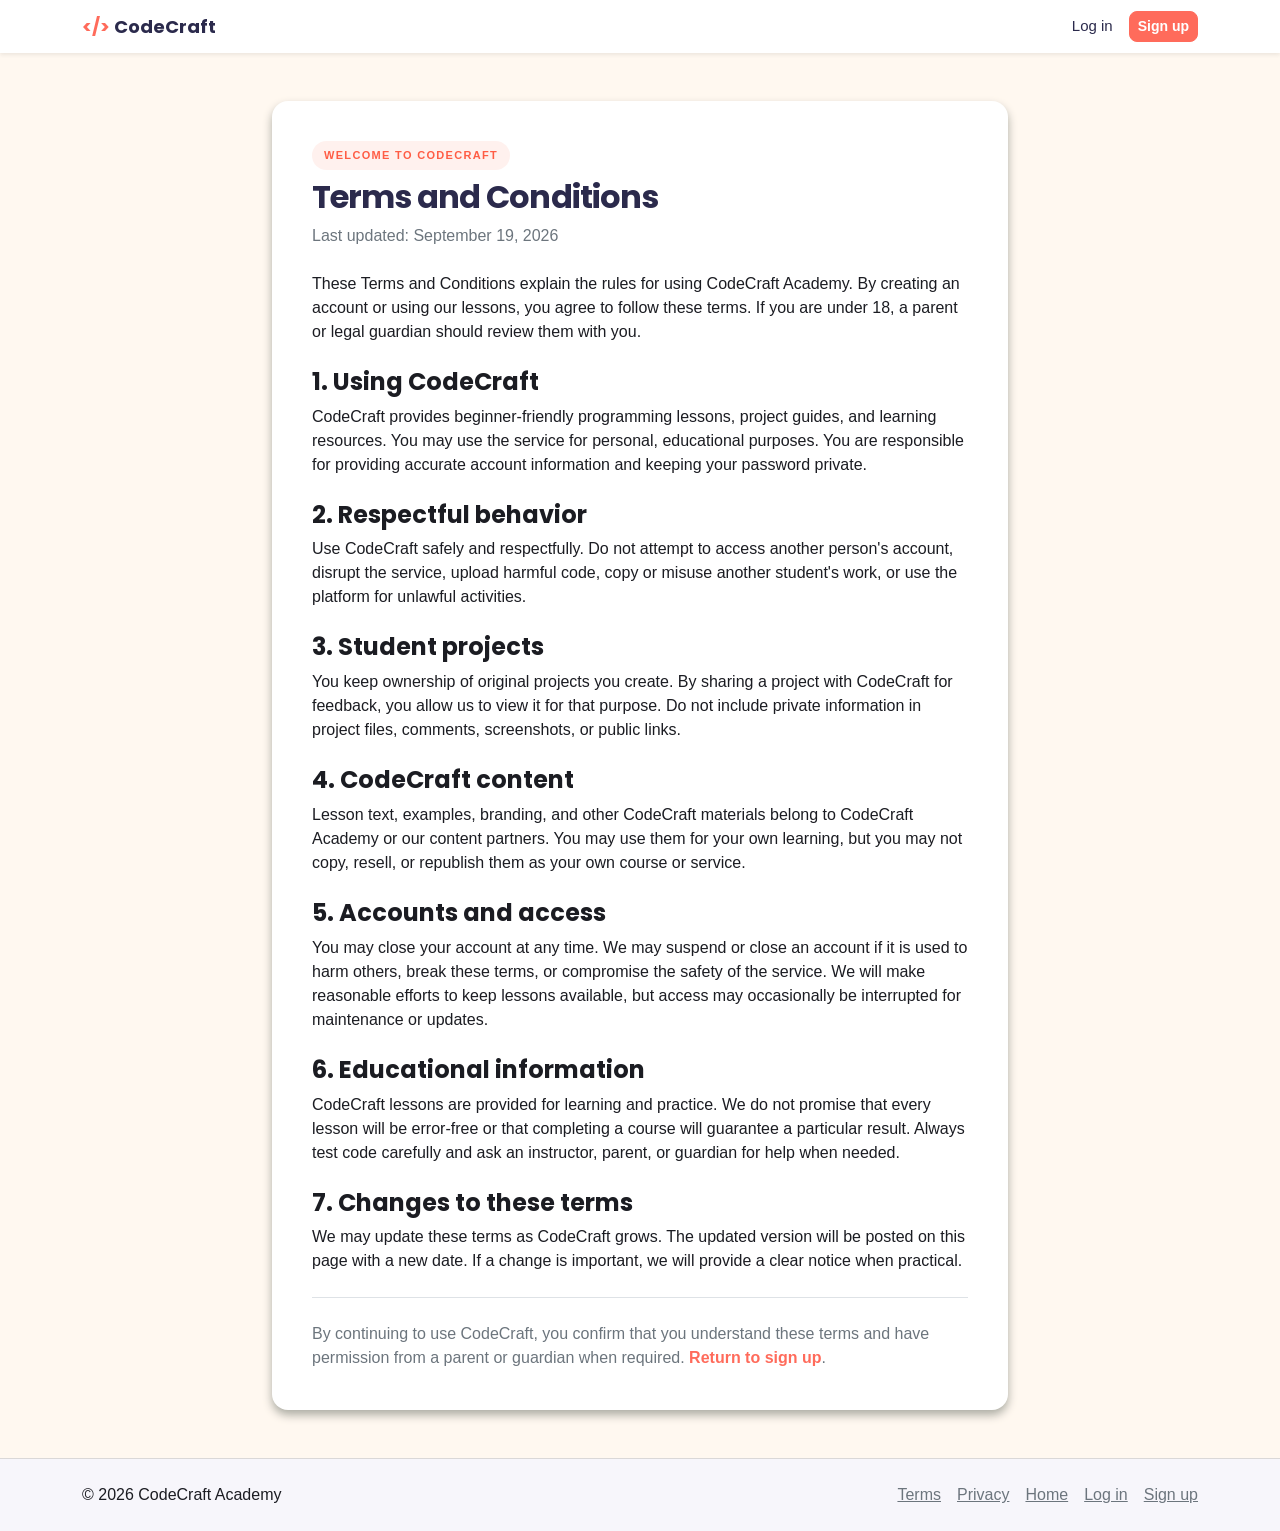
<file: t&c.html>
<!DOCTYPE html>
<html lang="en">
<head>
	<meta charset="UTF-8">
	<meta name="viewport" content="width=device-width, initial-scale=1.0">
	<title>Terms and Conditions - CodeCraft Academy</title>
	<link href="https://cdn.jsdelivr.net/npm/bootstrap@5.3.8/dist/css/bootstrap.min.css" rel="stylesheet" integrity="sha384-sRIl4kxILFvY47J16cr9ZwB07vP4J8+LH7qKQnuqkuIAvNWLzeN8tE5YBujZqJLB" crossorigin="anonymous">
	<link href="https://fonts.googleapis.com/css2?family=Poppins:wght@500;600;700&family=Inter:wght@400;500;600&display=swap" rel="stylesheet">
	<link rel="stylesheet" href="style.css">
</head>
<body>
	<nav class="navbar navbar-expand-lg navbar-light bg-white shadow-sm sticky-top">
		<div class="container">
			<a class="navbar-brand fw-bold" href="index.html"><span class="brand-mark">&lt;/&gt;</span> CodeCraft</a>
			<div class="ms-auto d-flex gap-3 align-items-center">
				<a href="login.html" class="nav-link">Log in</a>
				<a href="signup.html" class="btn btn-brand btn-sm">Sign up</a>
			</div>
		</div>
	</nav>

	<main class="auth-wrapper">
		<div class="container py-5">
			<div class="row justify-content-center">
				<div class="col-lg-9 col-xl-8">
					<article class="auth-card my-0">
						<span class="eyebrow">Welcome to CodeCraft</span>
						<h1 class="fw-bold mt-2 mb-2">Terms and Conditions</h1>
						<p class="text-secondary mb-4">Last updated: September 19, 2026</p>

						<p>These Terms and Conditions explain the rules for using CodeCraft Academy. By creating an account or using our lessons, you agree to follow these terms. If you are under 18, a parent or legal guardian should review them with you.</p>

						<h2 class="h4 fw-bold mt-4">1. Using CodeCraft</h2>
						<p>CodeCraft provides beginner-friendly programming lessons, project guides, and learning resources. You may use the service for personal, educational purposes. You are responsible for providing accurate account information and keeping your password private.</p>

						<h2 class="h4 fw-bold mt-4">2. Respectful behavior</h2>
						<p>Use CodeCraft safely and respectfully. Do not attempt to access another person's account, disrupt the service, upload harmful code, copy or misuse another student's work, or use the platform for unlawful activities.</p>

						<h2 class="h4 fw-bold mt-4">3. Student projects</h2>
						<p>You keep ownership of original projects you create. By sharing a project with CodeCraft for feedback, you allow us to view it for that purpose. Do not include private information in project files, comments, screenshots, or public links.</p>

						<h2 class="h4 fw-bold mt-4">4. CodeCraft content</h2>
						<p>Lesson text, examples, branding, and other CodeCraft materials belong to CodeCraft Academy or our content partners. You may use them for your own learning, but you may not copy, resell, or republish them as your own course or service.</p>

						<h2 class="h4 fw-bold mt-4">5. Accounts and access</h2>
						<p>You may close your account at any time. We may suspend or close an account if it is used to harm others, break these terms, or compromise the safety of the service. We will make reasonable efforts to keep lessons available, but access may occasionally be interrupted for maintenance or updates.</p>

						<h2 class="h4 fw-bold mt-4">6. Educational information</h2>
						<p>CodeCraft lessons are provided for learning and practice. We do not promise that every lesson will be error-free or that completing a course will guarantee a particular result. Always test code carefully and ask an instructor, parent, or guardian for help when needed.</p>

						<h2 class="h4 fw-bold mt-4">7. Changes to these terms</h2>
						<p>We may update these terms as CodeCraft grows. The updated version will be posted on this page with a new date. If a change is important, we will provide a clear notice when practical.</p>

						<div class="border-top mt-4 pt-4">
							<p class="mb-0 text-secondary">By continuing to use CodeCraft, you confirm that you understand these terms and have permission from a parent or guardian when required. <a href="signup.html" class="link-brand">Return to sign up</a>.</p>
						</div>
					</article>
				</div>
			</div>
		</div>
	</main>

	<footer class="footer py-4">
		<div class="container d-flex flex-wrap justify-content-between align-items-center gap-3">
			<span>&copy; 2026 CodeCraft Academy</span>
			<div class="d-flex gap-3">
				<a href="t&c.html" class="text-secondary">Terms</a>
				<a href="privacy.html" class="text-secondary">Privacy</a>
				<a href="index.html" class="text-secondary">Home</a>
				<a href="login.html" class="text-secondary">Log in</a>
				<a href="signup.html" class="text-secondary">Sign up</a>
			</div>
		</div>
	</footer>
</body>
</html>
</file>
<file: style.css>
:root{
    --indigo: #2b2a4c;
    --coral: #ff6b5b;
    --coral-dark: #e85242;
    --teal: #3aafa9;
    --cream: #fff8f0;
}

body{
    font-family: 'Inter', sans-serif;
    color: var(--indigo);
    background: #ffffff;
}

h1, h2, h3, h4, h5, h6, .navbar-brand{
    font-family: 'Poppins', sans-serif;
    color: var(--indigo);
}

.navbar-brand{
    color: var(--indigo) !important;
    font-size: 18px;
}

.brand-mark{
    color: var(--coral);
}

.nav-link{
    color: var(--indigo) !important;
    font-weight: 500;
    font-size: 15px;
}

.btn-brand{
    background-color: var(--coral);
    border-color: var(--coral);
    color: #ffffff;
    font-weight: 600;
    border-radius: 8px;
}

.btn-brand:hover{
    background-color: var(--coral-dark);
    border-color: var(--coral-dark);
    color: var(--cream);
}

.btn-outline-dark{
    border-radius: 8px;
    border-color: var(--indigo);
    color: var(--indigo);
}

.btn-outline-dark:hover{
    background-color: var(--indigo);
    border-color: var(--indigo);
    color: var(--cream);
}

.eyebrow{
    color: var(--coral);
    font-weight: 600;
    font-size: 13px;
    text-transform: uppercase;
    letter-spacing: .13px;
}

.hero{
    background-color: var(--cream);
}

.code-card{
    background-color: var(--indigo);
    border-radius: 14px;
    overflow: hidden;
    box-shadow: 0 10px 20px rgba(43, 42, 76, 0.2);
}

.code-card-header{
    background-color: rgba(255, 255, 255, 0.06);
    padding: 12px 16px;
    display: flex;
    align-items: center;
    gap: 8px;
}

.dot{
    width: 12px;
    height: 12px;
    border-radius: 50%;
    display: inline-block;
}

.dot-red{
    background-color: #ff5f56;
}

.dot-amber{
    background-color: #ffbd2e;
}

.dot-green{
    background-color: #27c93f;
}

.code-card-title{
    color: rgba(255, 255, 255, 0.5);
    font-size: 13px;
    margin-left: 8px;
    font-family: 'Inter', sans-serif;
}

.code-body{
    margin: 0;
    padding: 20px;
    font-family: 'JetBrains Mono';
    font-size: 14.5px;
    line-height: 1.7;
    color: #e8e7f4;
    overflow-x: auto;
}

.c-kw{
    color: #ff8a7a;
}

.c-fn{
    color: #7fd8f2;
}

.c-str{
    color: #ffc24b;
}

.c-num{
    color: #c9a8ff;
}
.c-comment{
    color: #8482a8;
}

.trust-strip{
    background: var(--indigo);
    color: #ffffff;
}

.trust-strip span{
    color: rgba(255, 255, 255, 0.85);
}

.course-card{
    background: var(--cream);
    border-radius: 14px;
    padding: 32px 28px;
}

.course-icon{
    width: 52px;
    height: 52px;
    border-radius: 12px;
    display: flex;
    align-items: center;
    justify-content: center;
    font-size: 24px;
}

.icon-coral{
    background: rgba(255, 107, 91, 0.15);
}
.icon-teal{
    background: rgba(58, 175, 169, 0.15);
}
.icon-indigo{
    background: rgba(43, 42, 76, 0.15);
}

.link-brand{
    color: var(--coral);
    font-weight: 600;
    text-decoration: none;
}

.link-brand:hover{
    color: var(--coral-dark);
}

#how{
    background-color: #fafafa;
}

.step-num{
    width: 44px;
    height: 44px;
    border-radius: 50%;
    background: var(--indigo);
    color: #ffffff;
    display: flex;
    align-items: center;
    justify-content: center;
    font-weight: 600;
    margin: 0 auto;
}

.review-card{
    background: #ffffff;
    border: 1px solid #efefef;
    border-radius: 14px;
    padding: 28px;
}

.cta-section{
    background: var(--indigo);
    color: #ffffff;
}

.cta-section h2{
    color: #ffffff;
}

.cta-section .text-secondary{
    color: rgba(255, 255, 255, 0.8);
}

.footer{
    border-top: 1px solid #dad8d8;
}

.auth-wrapper{
    min-height: calc(100vh-140px);
    display: flex;
    align-items: center;
    background: var(--cream);
}

.auth-card{
    background: #ffffff;
    border-radius: 16px;
    padding: 40px;
    box-shadow: 0 5px 10px rgba(172, 172, 163);
    margin: 70px auto;
}

.form-label{
    font-weight: 600;
    font-size: 15px;
}

.form-control{
    border-radius: 8px;
    padding: 11px 15px;
}

.form-control:focus{
    border-color: var(--coral);
    box-shadow: 0 0 0 3px 
}

.auth-switch a{
    color: var(--coral);
    font-weight: 600;
    text-decoration: none;
}

.form-check-label{
    font-size: small;
    color: gray;
}

body {
  font-family: "Plus Jakarta Sans", sans-serif;
  background: #f6f5f8;
  color: #1b1c22;
}

.page {
  max-width: 1080px;
  padding-top: 72px;
  padding-bottom: 96px;
}

.eyebrow {
  display: inline-flex;
  align-items: center;
  gap: 8px;
  padding: 6px 12px;
  border-radius: 999px;
  background: #fff1ee;
  color: #ff5d45;
  font-size: 11px;
  font-weight: 700;
  letter-spacing: 0.12em;
  text-transform: uppercase;
}

.eyebrow i {
  font-size: 6px;
}

.hero-title {
  margin: 18px 0 0;
  font-size: clamp(34px, 4.4vw, 52px);
  font-weight: 800;
  line-height: 1.08;
  letter-spacing: -0.035em;
}

.hero-title span {
  color: #ff5d45;
}

.lead-copy {
  max-width: 440px;
  margin: 18px 0 0;
  color: #6d6e78;
  font-size: 15.5px;
  line-height: 1.65;
}

.hero-photo {
  width: 100%;
  height: 280px;
  object-fit: cover;
  border-radius: 14px;
}

.path-label {
  margin: 92px 0 22px;
  color: #b0b1b8;
  font-size: 13px;
}

.track {
  border: 0;
  border-radius: 22px;
  box-shadow: 0 10px 30px rgba(28, 27, 40, 0.06);
}

.track .card-body {
  padding: 22px 20px 18px;
  min-height: 292px;
}

.icon {
  width: 46px;
  height: 46px;
  border-radius: 50%;
  display: grid;
  place-items: center;
  color: #fff;
  font-size: 18px;
}

.level {
  margin: 16px 0 0;
  color: #9a9ba3;
  font-size: 11px;
  font-weight: 700;
  letter-spacing: 0.14em;
  text-transform: uppercase;
}

.track h2 {
  margin: 4px 0 0;
  font-size: 18px;
  font-weight: 800;
}

.age {
  display: inline-flex;
  align-self: flex-start;
  margin-top: 10px;
  padding: 4px 10px;
  border-radius: 999px;
  background: #f3f3f6;
  color: #8a8b94;
  font-size: 12px;
  font-weight: 600;
}

.desc {
  margin: 12px 0 16px;
  color: #7a7b84;
  font-size: 13.5px;
  line-height: 1.55;
}

.start {
  margin-top: auto;
  padding-top: 12px;
  border-top: 1px solid #ececef;
  font-size: 13.5px;
  font-weight: 700;
  text-decoration: none;
}

.start i {
  margin-left: 4px;
  font-size: 12px;
}

.track-1 .icon { background: #f07167; }
.track-1 .start { color: #f07167; }

.track-2 .icon { background: #2fbfae; }
.track-2 .start { color: #2fbfae; }

.track-3 .icon { background: #f0b429; }
.track-3 .start { color: #e0a31a; }

.track-4 .icon { background: #8b78f6; }
.track-4 .start { color: #8b78f6; }

body {
  font-family: "Plus Jakarta Sans", sans-serif;
  background: #f7f6fb;
  color: #1b1c22;
}

.page {
  max-width: 820px;
  padding-top: 48px;
  padding-bottom: 48px;
}

h1 {
  margin: 0;
  font-size: 32px;
  font-weight: 800;
  letter-spacing: -0.03em;
}

.subtitle {
  margin: 8px 0 0;
  color: #9a9ba3;
  font-size: 14px;
}

.accent {
  display: block;
  width: 42px;
  height: 3px;
  margin: 12px auto 28px;
  border-radius: 999px;
  background: #ff5d45;
}

.panel {
  background: #fff;
  border-radius: 18px;
  box-shadow: 0 10px 30px rgba(28, 27, 40, 0.05);
  padding: 22px 24px 20px;
  margin-bottom: 18px;
}

.panel-head {
  display: flex;
  align-items: center;
  gap: 12px;
  margin-bottom: 18px;
}

.step {
  width: 36px;
  height: 36px;
  border-radius: 50%;
  display: grid;
  place-items: center;
  color: #fff;
  font-size: 12px;
  font-weight: 800;
  flex-shrink: 0;
}

.step-1 { background: #f07167; }
.step-2 { background: #2fbfae; }
.step-3 { background: #8b78f6; }

.panel h2 {
  margin: 0;
  font-size: 18px;
  font-weight: 800;
}

.panel-head p {
  margin: 2px 0 0;
  color: #9a9ba3;
  font-size: 13px;
}

.field-label,
.ask {
  display: block;
  margin-bottom: 6px;
  font-size: 13px;
  font-weight: 700;
}

.ask {
  margin: 18px 0 8px;
}

.field {
  background: #f7f7f9;
  border: 1px solid transparent;
  border-radius: 10px;
  min-height: 42px;
  font-size: 14px;
  color: #1b1c22;
}

.field:focus {
  background: #fff;
  border-color: #ffc7be;
  box-shadow: 0 0 0 3px rgba(255, 93, 69, 0.12);
}

.choices,
.slots {
  display: flex;
  flex-wrap: wrap;
  gap: 10px;
}

.choice,
.slot {
  display: inline-flex;
  align-items: center;
  gap: 8px;
  margin: 0;
  padding: 7px 14px;
  border: 1px solid #ececef;
  border-radius: 999px;
  background: #fff;
  color: #6d6e78;
  font-size: 14px;
  cursor: pointer;
}

.choice:has(input:checked),
.slot:has(input:checked) {
  border-color: #ff5d45;
  color: #ff5d45;
  background: #fff6f4;
}

.choice input,
.slot input {
  accent-color: #ff5d45;
}

.note {
  display: flex;
  gap: 8px;
  align-items: flex-start;
  margin-bottom: 14px;
  padding: 10px 14px;
  border-left: 3px solid #c9bdfc;
  border-radius: 8px;
  background: #f6f3ff;
  color: #8d84b8;
  font-size: 13px;
  line-height: 1.5;
}

.register {
  margin-top: 8px;
  border: 0;
  border-radius: 999px;
  background: #ff5d45;
  color: #fff;
  font-weight: 700;
  padding: 11px 22px;
}

.register:hover {
  background: #f04c34;
}

.copy {
  margin: 22px 0 0;
  text-align: center;
  color: #b0b1b8;
  font-size: 13px;
}

.copy strong {
  color: #6d6e78;
}
</file>
